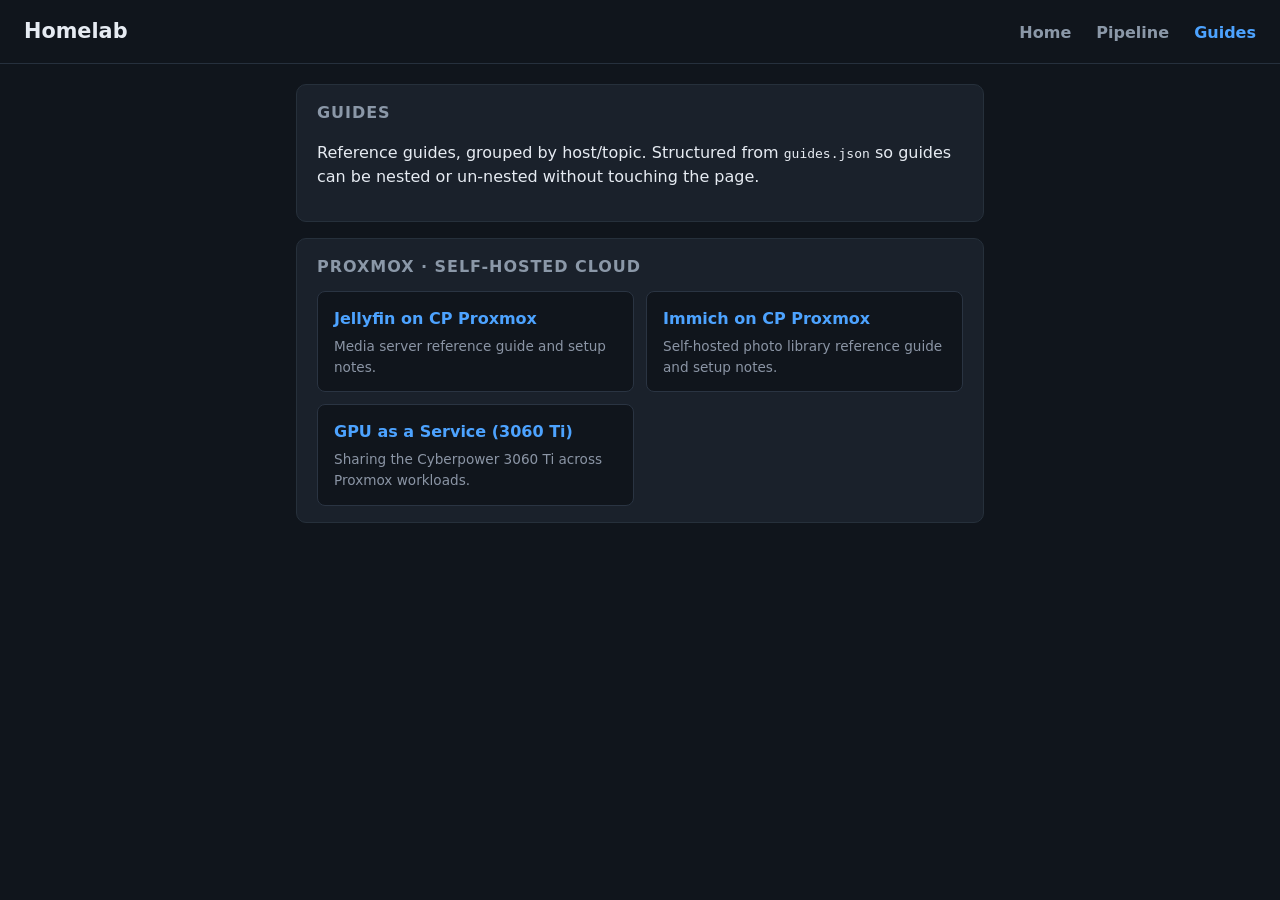
<file: guides.html>
<!DOCTYPE html>
<html lang="en">
<head>
<meta charset="utf-8">
<meta name="viewport" content="width=device-width, initial-scale=1">
<title>Guides · Homelab</title>
<link rel="stylesheet" href="style.css">
</head>
<body>
<header>
  <h1>Homelab</h1>
  <nav>
    <a href="/">Home</a>
    <a href="/pipeline/">Pipeline</a>
    <a href="/guides.html" class="active">Guides</a>
  </nav>
</header>

<main>
  <section class="card" id="guides-root">
    <h2>Guides</h2>
    <p class="detail">Reference guides, grouped by host/topic. Structured from
      <code>guides.json</code> so guides can be nested or un-nested without touching the page.</p>
    <div id="guides-loading" class="detail">Loading…</div>
  </section>
</main>

<script>
(async () => {
  const root = document.getElementById('guides-root');
  try {
    const res = await fetch('/guides.json', { cache: 'no-store' });
    if (!res.ok) throw new Error('guides.json HTTP ' + res.status);
    const data = await res.json();
    document.getElementById('guides-loading').remove();

    for (const group of data.groups) {
      const sec = document.createElement('section');
      sec.className = 'card guide-group';
      sec.dataset.group = group.id;
      const h = document.createElement('h2');
      h.textContent = group.title;
      sec.appendChild(h);
      const grid = document.createElement('div');
      grid.className = 'guide-grid';
      for (const g of group.guides) {
        const a = document.createElement('a');
        a.className = 'guide-card';
        a.href = '/guides/' + g.path;
        const t = document.createElement('span');
        t.className = 'guide-card-title';
        t.textContent = g.title;
        const s = document.createElement('span');
        s.className = 'guide-card-summary';
        s.textContent = g.summary || '';
        a.appendChild(t);
        a.appendChild(s);
        grid.appendChild(a);
      }
      sec.appendChild(grid);
      root.insertAdjacentElement('afterend', sec);
    }
  } catch (e) {
    document.getElementById('guides-loading').textContent = 'Failed to load guides: ' + e.message;
  }
})();
</script>
</body>
</html>
</file>
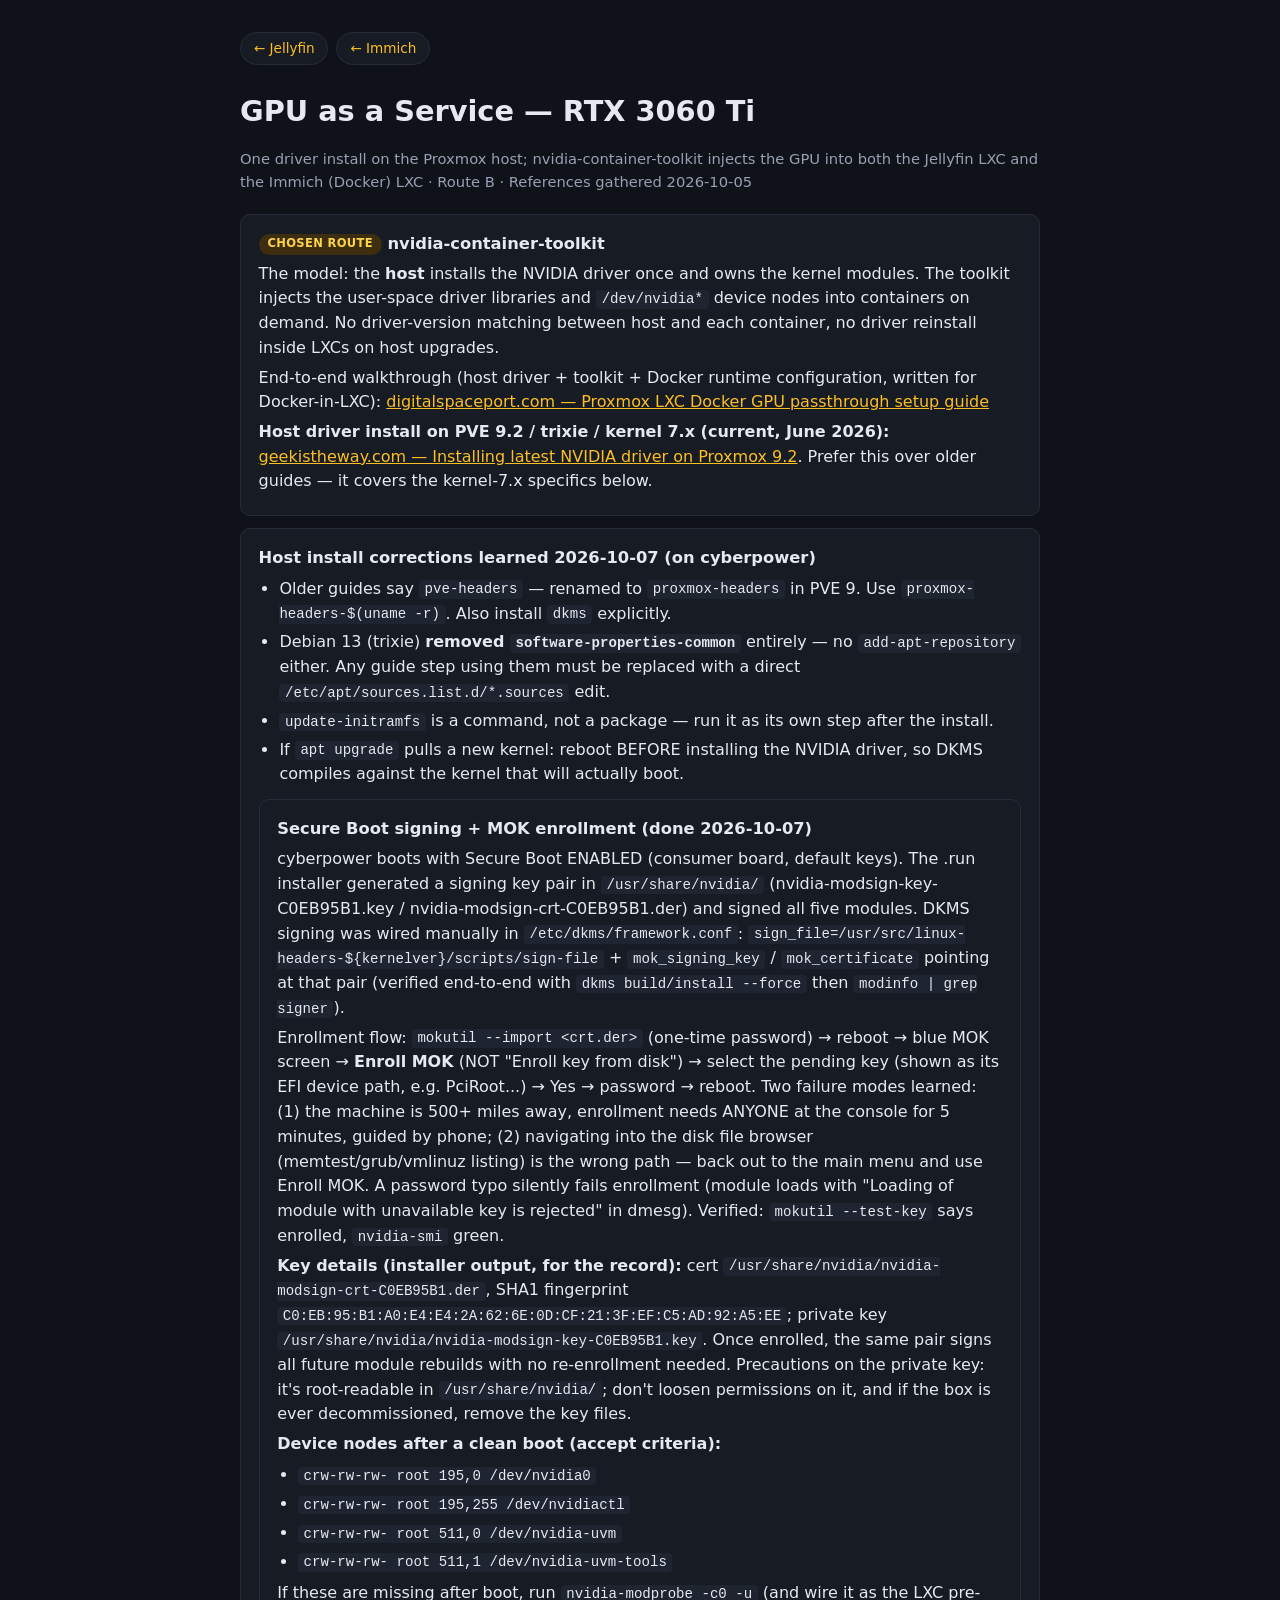
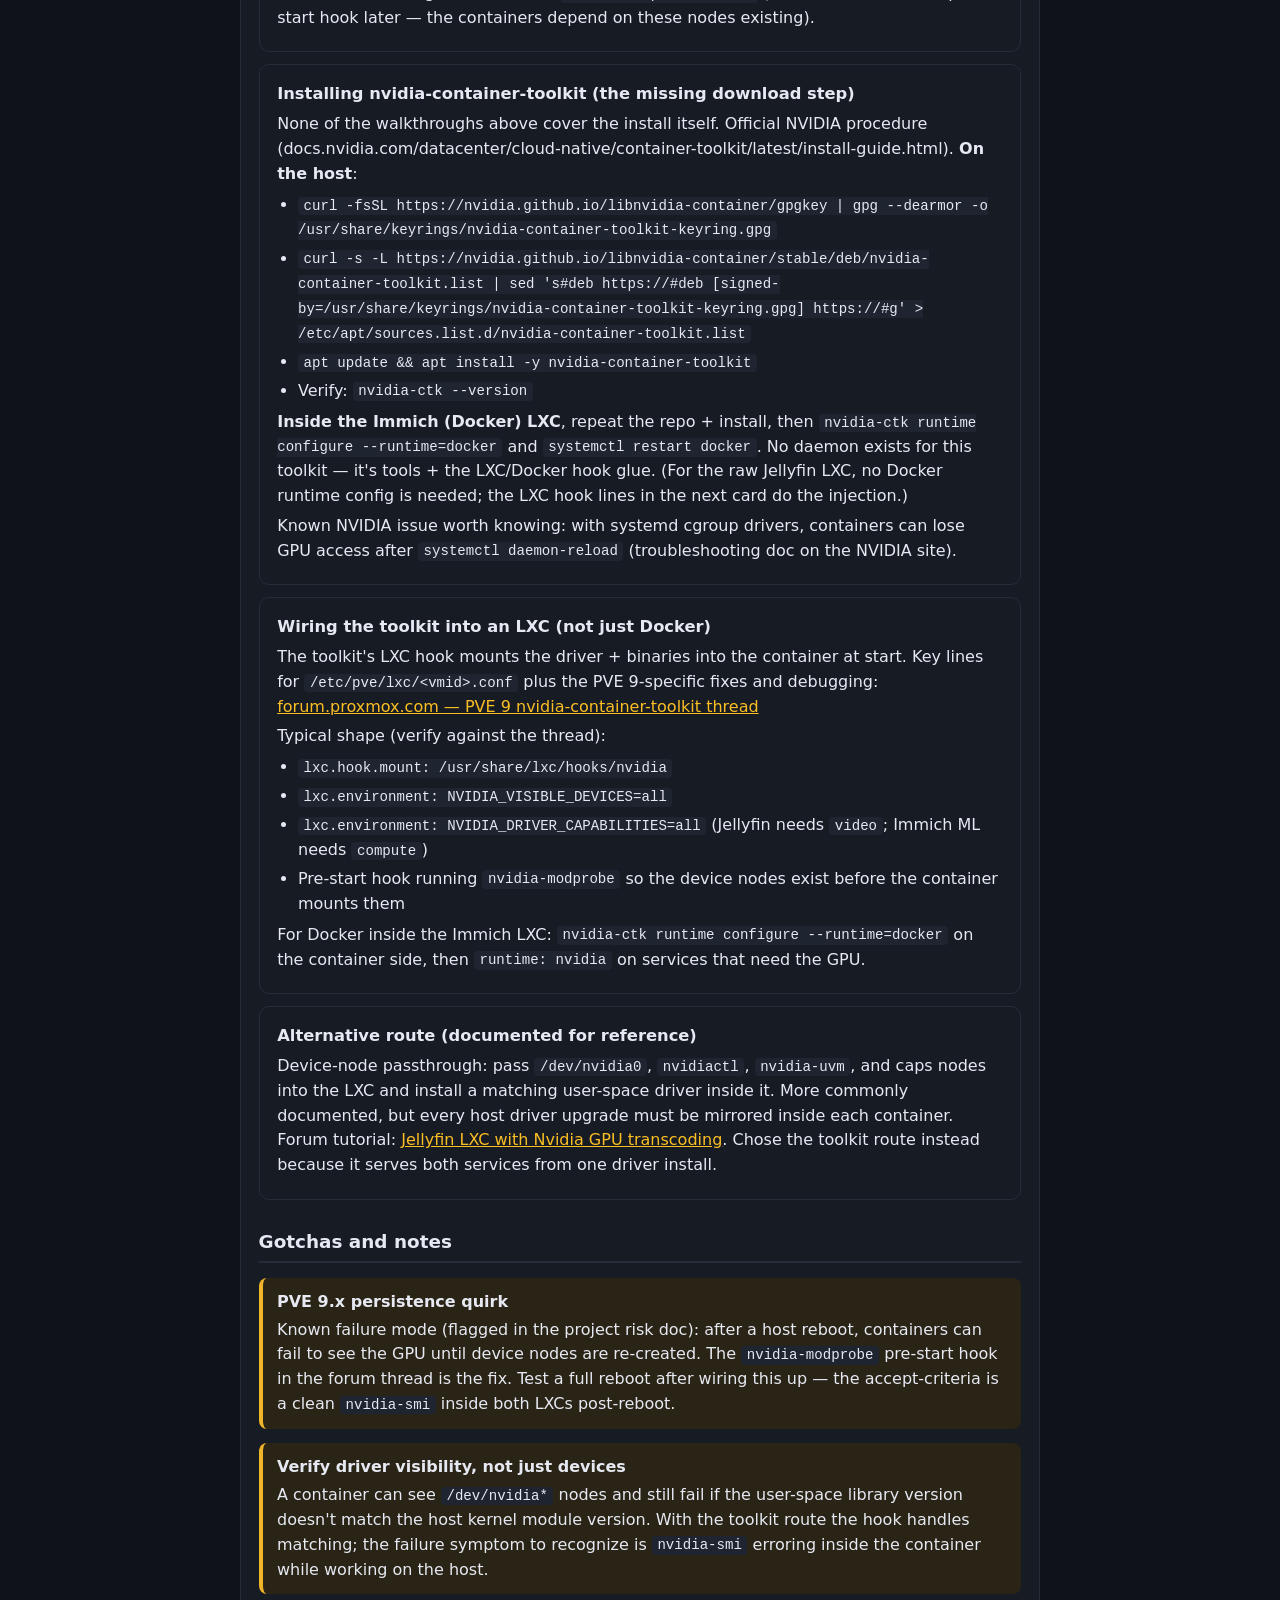
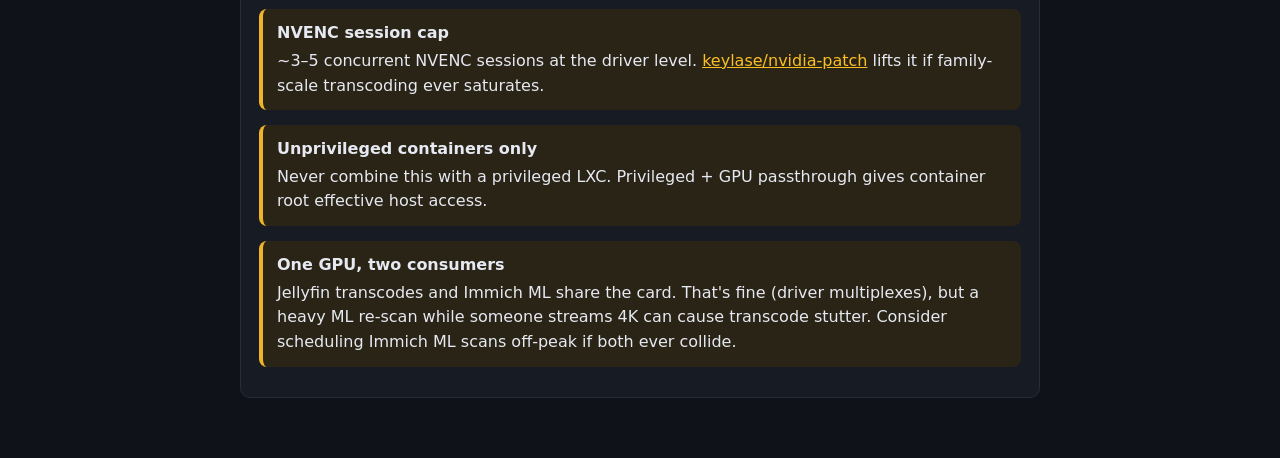
<file: guides/proxmox/self-hosted_cloud/gpu/guide.html>
<!DOCTYPE html>
<html lang="en">
<head>
<meta charset="utf-8">
<meta name="viewport" content="width=device-width, initial-scale=1">
<title>GPU as a Service (3060 Ti) — Guide References</title>
<style>
  :root{--ink:#e6e9f2;--sub:#98a0b3;--bg:#0f1218;--card:#171b24;--accent:#fbbf24;--warn-bg:#2a2416;--warn-bd:#f0b429}
  *{box-sizing:border-box}
  body{margin:0;font-family:system-ui,-apple-system,"Segoe UI",Roboto,sans-serif;background:var(--bg);color:var(--ink);line-height:1.55;font-size:16px}
  main{max-width:52rem;margin:0 auto;padding:1.25rem 1rem 3rem}
  h1{font-size:1.5rem;margin:.5rem 0 .25rem}
  h2{font-size:1.15rem;margin:1.75rem 0 .5rem;border-bottom:2px solid #262c3a;padding-bottom:.3rem}
  .sub{color:var(--sub);font-size:.92rem;margin-bottom:1.25rem}
  .card{background:var(--card);border:1px solid #262c3a;border-radius:10px;padding:1rem 1.1rem;margin:.75rem 0}
  .card h3{margin:0 0 .35rem;font-size:1.02rem}
  .card p{margin:.3rem 0}
  a{color:var(--accent)}
  .tag{display:inline-block;font-size:.72rem;font-weight:600;letter-spacing:.03em;text-transform:uppercase;background:#3d2e10;color:#fcd34d;border-radius:999px;padding:.1rem .55rem;vertical-align:middle}
  .warn{background:var(--warn-bg);border-left:4px solid var(--warn-bd);border-radius:8px;padding:.75rem .9rem;margin:.9rem 0}
  .warn strong{display:block;margin-bottom:.2rem}
  code{background:#1f2431;border-radius:4px;padding:.08rem .35rem;font-size:.88em}
  ul{margin:.4rem 0;padding-left:1.3rem}
  li{margin:.25rem 0}
  nav.top{display:flex;gap:.5rem;flex-wrap:wrap;margin:.75rem 0 1.5rem}
  nav.top a{text-decoration:none;font-size:.85rem;background:var(--card);border:1px solid #262c3a;border-radius:999px;padding:.3rem .8rem}
  @media(min-width:48rem){h1{font-size:1.8rem}}
</style>
</head>
<body>
<main>
<nav class="top"><a href="../jellyfin/guide.html">&#8592; Jellyfin</a><a href="../immich/guide.html">&#8592; Immich</a></nav>
<h1>GPU as a Service — RTX 3060 Ti</h1>
<p class="sub">One driver install on the Proxmox host; nvidia-container-toolkit injects the GPU into both the Jellyfin LXC and the Immich (Docker) LXC &middot; Route B &middot; References gathered 2026-10-05</p>

<div class="card">
  <h3><span class="tag">Chosen route</span> nvidia-container-toolkit</h3>
  <p>The model: the <strong>host</strong> installs the NVIDIA driver once and owns the kernel modules. The toolkit injects the user-space driver libraries and <code>/dev/nvidia*</code> device nodes into containers on demand. No driver-version matching between host and each container, no driver reinstall inside LXCs on host upgrades.</p>
  <p>End-to-end walkthrough (host driver + toolkit + Docker runtime configuration, written for Docker-in-LXC): <a href="https://digitalspaceport.com/proxmox-lxc-docker-gpu-passthrough-setup-guide">digitalspaceport.com — Proxmox LXC Docker GPU passthrough setup guide</a></p>
  <p><strong>Host driver install on PVE 9.2 / trixie / kernel 7.x (current, June 2026):</strong> <a href="https://geekistheway.com/2026/06/17/fixing-nvidia-driver-compilation-failures-on-proxmox-9-2-debian-trixie-linux-kernel-7-x">geekistheway.com — Installing latest NVIDIA driver on Proxmox 9.2</a>. Prefer this over older guides — it covers the kernel-7.x specifics below.</p>
</div>

<div class="card">
  <h3>Host install corrections learned 2026-10-07 (on cyberpower)</h3>
  <ul>
    <li>Older guides say <code>pve-headers</code> — renamed to <code>proxmox-headers</code> in PVE 9. Use <code>proxmox-headers-$(uname -r)</code>. Also install <code>dkms</code> explicitly.</li>
    <li>Debian 13 (trixie) <strong>removed <code>software-properties-common</code></strong> entirely — no <code>add-apt-repository</code> either. Any guide step using them must be replaced with a direct <code>/etc/apt/sources.list.d/*.sources</code> edit.</li>
    <li><code>update-initramfs</code> is a command, not a package — run it as its own step after the install.</li>
    <li>If <code>apt upgrade</code> pulls a new kernel: reboot BEFORE installing the NVIDIA driver, so DKMS compiles against the kernel that will actually boot.</li>
  </ul>

<div class="card">
  <h3>Secure Boot signing + MOK enrollment (done 2026-10-07)</h3>
  <p>cyberpower boots with Secure Boot ENABLED (consumer board, default keys). The .run installer generated a signing key pair in <code>/usr/share/nvidia/</code> (nvidia-modsign-key-C0EB95B1.key / nvidia-modsign-crt-C0EB95B1.der) and signed all five modules. DKMS signing was wired manually in <code>/etc/dkms/framework.conf</code>: <code>sign_file=/usr/src/linux-headers-${kernelver}/scripts/sign-file</code> + <code>mok_signing_key</code> / <code>mok_certificate</code> pointing at that pair (verified end-to-end with <code>dkms build/install --force</code> then <code>modinfo | grep signer</code>).</p>
  <p>Enrollment flow: <code>mokutil --import &lt;crt.der&gt;</code> (one-time password) &rarr; reboot &rarr; blue MOK screen &rarr; <strong>Enroll MOK</strong> (NOT "Enroll key from disk") &rarr; select the pending key (shown as its EFI device path, e.g. PciRoot...) &rarr; Yes &rarr; password &rarr; reboot. Two failure modes learned: (1) the machine is 500+ miles away, enrollment needs ANYONE at the console for 5 minutes, guided by phone; (2) navigating into the disk file browser (memtest/grub/vmlinuz listing) is the wrong path &mdash; back out to the main menu and use Enroll MOK. A password typo silently fails enrollment (module loads with "Loading of module with unavailable key is rejected" in dmesg). Verified: <code>mokutil --test-key</code> says enrolled, <code>nvidia-smi</code> green.</p>
  <p><strong>Key details (installer output, for the record):</strong> cert <code>/usr/share/nvidia/nvidia-modsign-crt-C0EB95B1.der</code>, SHA1 fingerprint <code>C0:EB:95:B1:A0:E4:E4:2A:62:6E:0D:CF:21:3F:EF:C5:AD:92:A5:EE</code>; private key <code>/usr/share/nvidia/nvidia-modsign-key-C0EB95B1.key</code>. Once enrolled, the same pair signs all future module rebuilds with no re-enrollment needed. Precautions on the private key: it's root-readable in <code>/usr/share/nvidia/</code>; don't loosen permissions on it, and if the box is ever decommissioned, remove the key files.</p>
  <p><strong>Device nodes after a clean boot (accept criteria):</strong></p>
  <ul>
    <li><code>crw-rw-rw- root 195,0   /dev/nvidia0</code></li>
    <li><code>crw-rw-rw- root 195,255 /dev/nvidiactl</code></li>
    <li><code>crw-rw-rw- root 511,0   /dev/nvidia-uvm</code></li>
    <li><code>crw-rw-rw- root 511,1   /dev/nvidia-uvm-tools</code></li>
  </ul>
  <p>If these are missing after boot, run <code>nvidia-modprobe -c0 -u</code> (and wire it as the LXC pre-start hook later &mdash; the containers depend on these nodes existing).</p>
</div>

<div class="card">
  <h3>Installing nvidia-container-toolkit (the missing download step)</h3>
  <p>None of the walkthroughs above cover the install itself. Official NVIDIA procedure (docs.nvidia.com/datacenter/cloud-native/container-toolkit/latest/install-guide.html). <strong>On the host</strong>:</p>
  <ul>
    <li><code>curl -fsSL https://nvidia.github.io/libnvidia-container/gpgkey | gpg --dearmor -o /usr/share/keyrings/nvidia-container-toolkit-keyring.gpg</code></li>
    <li><code>curl -s -L https://nvidia.github.io/libnvidia-container/stable/deb/nvidia-container-toolkit.list | sed 's#deb https://#deb [signed-by=/usr/share/keyrings/nvidia-container-toolkit-keyring.gpg] https://#g' &gt; /etc/apt/sources.list.d/nvidia-container-toolkit.list</code></li>
    <li><code>apt update &amp;&amp; apt install -y nvidia-container-toolkit</code></li>
    <li>Verify: <code>nvidia-ctk --version</code></li>
  </ul>
  <p><strong>Inside the Immich (Docker) LXC</strong>, repeat the repo + install, then <code>nvidia-ctk runtime configure --runtime=docker</code> and <code>systemctl restart docker</code>. No daemon exists for this toolkit &mdash; it's tools + the LXC/Docker hook glue. (For the raw Jellyfin LXC, no Docker runtime config is needed; the LXC hook lines in the next card do the injection.)</p>
  <p>Known NVIDIA issue worth knowing: with systemd cgroup drivers, containers can lose GPU access after <code>systemctl daemon-reload</code> (troubleshooting doc on the NVIDIA site).</p>
</div>

<div class="card">
  <h3>Wiring the toolkit into an LXC (not just Docker)</h3>
  <p>The toolkit's LXC hook mounts the driver + binaries into the container at start. Key lines for <code>/etc/pve/lxc/&lt;vmid&gt;.conf</code> plus the PVE 9-specific fixes and debugging: <a href="https://forum.proxmox.com/threads/pve-9-nvidia-container-toolkit-broken.169364">forum.proxmox.com — PVE 9 nvidia-container-toolkit thread</a></p>
  <p>Typical shape (verify against the thread):</p>
  <ul>
    <li><code>lxc.hook.mount: /usr/share/lxc/hooks/nvidia</code></li>
    <li><code>lxc.environment: NVIDIA_VISIBLE_DEVICES=all</code></li>
    <li><code>lxc.environment: NVIDIA_DRIVER_CAPABILITIES=all</code> (Jellyfin needs <code>video</code>; Immich ML needs <code>compute</code>)</li>
    <li>Pre-start hook running <code>nvidia-modprobe</code> so the device nodes exist before the container mounts them</li>
  </ul>
  <p>For Docker inside the Immich LXC: <code>nvidia-ctk runtime configure --runtime=docker</code> on the container side, then <code>runtime: nvidia</code> on services that need the GPU.</p>
</div>

<div class="card">
  <h3>Alternative route (documented for reference)</h3>
  <p>Device-node passthrough: pass <code>/dev/nvidia0</code>, <code>nvidiactl</code>, <code>nvidia-uvm</code>, and caps nodes into the LXC and install a matching user-space driver inside it. More commonly documented, but every host driver upgrade must be mirrored inside each container. Forum tutorial: <a href="https://forum.proxmox.com/threads/jellyfin-lxc-with-nvidia-gpu-transcoding-and-network-storage.138873">Jellyfin LXC with Nvidia GPU transcoding</a>. Chose the toolkit route instead because it serves both services from one driver install.</p>
</div>

<h2>Gotchas and notes</h2>
<div class="warn"><strong>PVE 9.x persistence quirk</strong> Known failure mode (flagged in the project risk doc): after a host reboot, containers can fail to see the GPU until device nodes are re-created. The <code>nvidia-modprobe</code> pre-start hook in the forum thread is the fix. Test a full reboot after wiring this up — the accept-criteria is a clean <code>nvidia-smi</code> inside both LXCs post-reboot.</div>
<div class="warn"><strong>Verify driver visibility, not just devices</strong> A container can see <code>/dev/nvidia*</code> nodes and still fail if the user-space library version doesn't match the host kernel module version. With the toolkit route the hook handles matching; the failure symptom to recognize is <code>nvidia-smi</code> erroring inside the container while working on the host.</div>
<div class="warn"><strong>NVENC session cap</strong> ~3&ndash;5 concurrent NVENC sessions at the driver level. <a href="https://github.com/keylase/nvidia-patch">keylase/nvidia-patch</a> lifts it if family-scale transcoding ever saturates.</div>
<div class="warn"><strong>Unprivileged containers only</strong> Never combine this with a privileged LXC. Privileged + GPU passthrough gives container root effective host access.</div>
<div class="warn"><strong>One GPU, two consumers</strong> Jellyfin transcodes and Immich ML share the card. That's fine (driver multiplexes), but a heavy ML re-scan while someone streams 4K can cause transcode stutter. Consider scheduling Immich ML scans off-peak if both ever collide.</div>
</main>
</body>
</html>
</file>
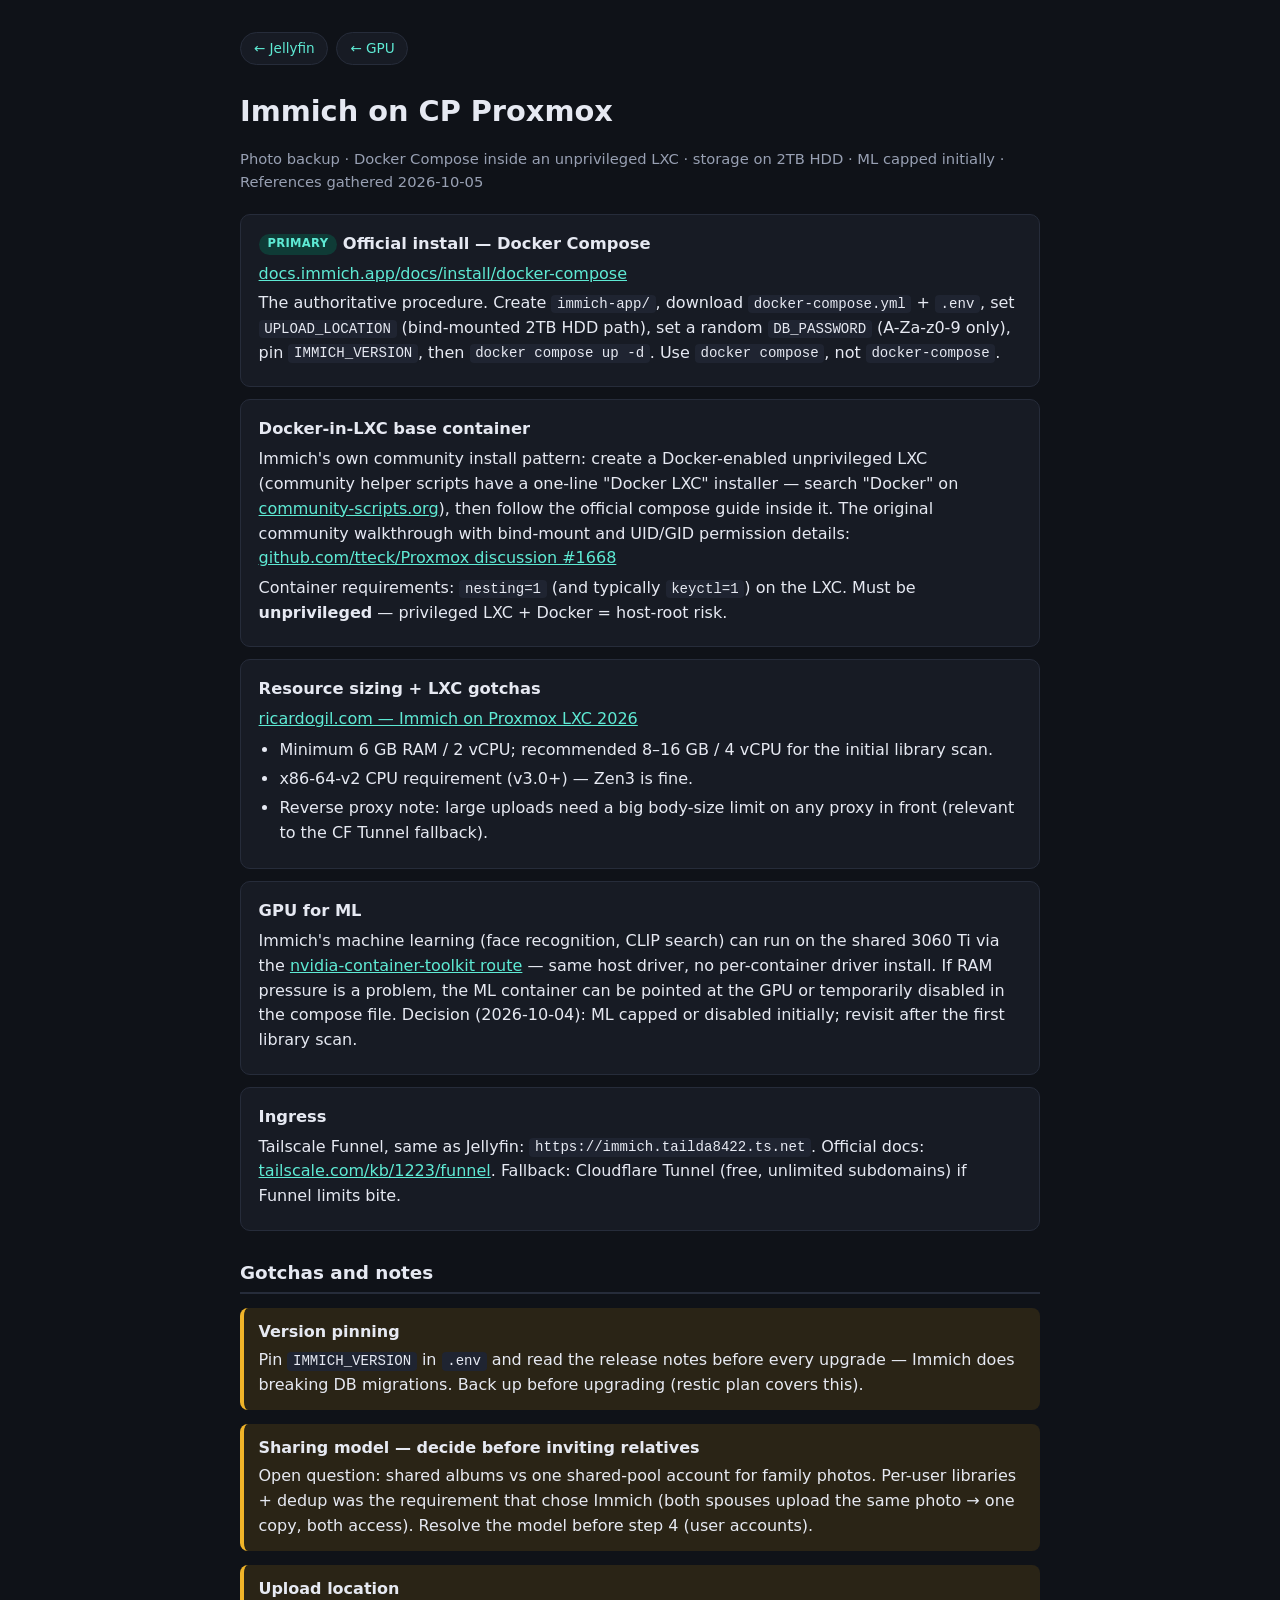
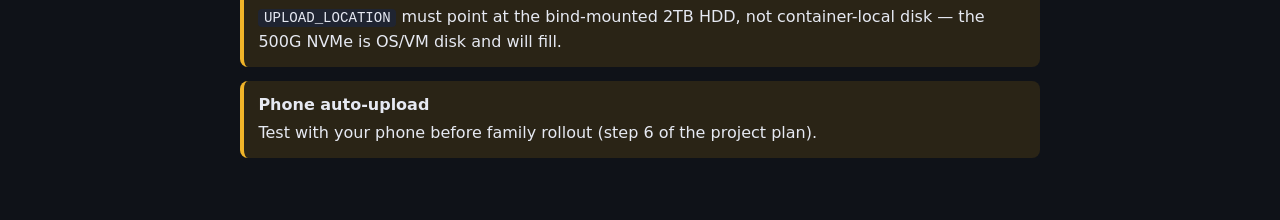
<file: guides/proxmox/self-hosted_cloud/immich/guide.html>
<!DOCTYPE html>
<html lang="en">
<head>
<meta charset="utf-8">
<meta name="viewport" content="width=device-width, initial-scale=1">
<title>Immich on CP Proxmox — Guide References</title>
<style>
  :root{--ink:#e6e9f2;--sub:#98a0b3;--bg:#0f1218;--card:#171b24;--accent:#5eead4;--warn-bg:#2a2416;--warn-bd:#f0b429}
  *{box-sizing:border-box}
  body{margin:0;font-family:system-ui,-apple-system,"Segoe UI",Roboto,sans-serif;background:var(--bg);color:var(--ink);line-height:1.55;font-size:16px}
  main{max-width:52rem;margin:0 auto;padding:1.25rem 1rem 3rem}
  h1{font-size:1.5rem;margin:.5rem 0 .25rem}
  h2{font-size:1.15rem;margin:1.75rem 0 .5rem;border-bottom:2px solid #262c3a;padding-bottom:.3rem}
  .sub{color:var(--sub);font-size:.92rem;margin-bottom:1.25rem}
  .card{background:var(--card);border:1px solid #262c3a;border-radius:10px;padding:1rem 1.1rem;margin:.75rem 0}
  .card h3{margin:0 0 .35rem;font-size:1.02rem}
  .card p{margin:.3rem 0}
  a{color:var(--accent)}
  .tag{display:inline-block;font-size:.72rem;font-weight:600;letter-spacing:.03em;text-transform:uppercase;background:#0f3b36;color:#5eead4;border-radius:999px;padding:.1rem .55rem;vertical-align:middle}
  .warn{background:var(--warn-bg);border-left:4px solid var(--warn-bd);border-radius:8px;padding:.75rem .9rem;margin:.9rem 0}
  .warn strong{display:block;margin-bottom:.2rem}
  code{background:#1f2431;border-radius:4px;padding:.08rem .35rem;font-size:.88em}
  ul{margin:.4rem 0;padding-left:1.3rem}
  li{margin:.25rem 0}
  nav.top{display:flex;gap:.5rem;flex-wrap:wrap;margin:.75rem 0 1.5rem}
  nav.top a{text-decoration:none;font-size:.85rem;background:var(--card);border:1px solid #262c3a;border-radius:999px;padding:.3rem .8rem}
  @media(min-width:48rem){h1{font-size:1.8rem}}
</style>
</head>
<body>
<main>
<nav class="top"><a href="../jellyfin/guide.html">&#8592; Jellyfin</a><a href="../gpu/guide.html">&#8592; GPU</a></nav>
<h1>Immich on CP Proxmox</h1>
<p class="sub">Photo backup &middot; Docker Compose inside an unprivileged LXC &middot; storage on 2TB HDD &middot; ML capped initially &middot; References gathered 2026-10-05</p>

<div class="card">
  <h3><span class="tag">Primary</span> Official install — Docker Compose</h3>
  <p><a href="https://immich.app/docs/install/docker-compose">docs.immich.app/docs/install/docker-compose</a></p>
  <p>The authoritative procedure. Create <code>immich-app/</code>, download <code>docker-compose.yml</code> + <code>.env</code>, set <code>UPLOAD_LOCATION</code> (bind-mounted 2TB HDD path), set a random <code>DB_PASSWORD</code> (A-Za-z0-9 only), pin <code>IMMICH_VERSION</code>, then <code>docker compose up -d</code>. Use <code>docker compose</code>, not <code>docker-compose</code>.</p>
</div>

<div class="card">
  <h3>Docker-in-LXC base container</h3>
  <p>Immich's own community install pattern: create a Docker-enabled unprivileged LXC (community helper scripts have a one-line "Docker LXC" installer — search "Docker" on <a href="https://community-scripts.org">community-scripts.org</a>), then follow the official compose guide inside it. The original community walkthrough with bind-mount and UID/GID permission details: <a href="https://github.com/tteck/Proxmox/discussions/1668">github.com/tteck/Proxmox discussion #1668</a></p>
  <p>Container requirements: <code>nesting=1</code> (and typically <code>keyctl=1</code>) on the LXC. Must be <strong>unprivileged</strong> — privileged LXC + Docker = host-root risk.</p>
</div>

<div class="card">
  <h3>Resource sizing + LXC gotchas</h3>
  <p><a href="https://ricardogil.com/blog/immich-proxmox-lxc-2026">ricardogil.com — Immich on Proxmox LXC 2026</a></p>
  <ul>
    <li>Minimum 6 GB RAM / 2 vCPU; recommended 8&ndash;16 GB / 4 vCPU for the initial library scan.</li>
    <li>x86-64-v2 CPU requirement (v3.0+) — Zen3 is fine.</li>
    <li>Reverse proxy note: large uploads need a big body-size limit on any proxy in front (relevant to the CF Tunnel fallback).</li>
  </ul>
</div>

<div class="card">
  <h3>GPU for ML</h3>
  <p>Immich's machine learning (face recognition, CLIP search) can run on the shared 3060 Ti via the <a href="../gpu/guide.html">nvidia-container-toolkit route</a> — same host driver, no per-container driver install. If RAM pressure is a problem, the ML container can be pointed at the GPU or temporarily disabled in the compose file. Decision (2026-10-04): ML capped or disabled initially; revisit after the first library scan.</p>
</div>

<div class="card">
  <h3>Ingress</h3>
  <p>Tailscale Funnel, same as Jellyfin: <code>https://immich.tailda8422.ts.net</code>. Official docs: <a href="https://tailscale.com/kb/1223/funnel">tailscale.com/kb/1223/funnel</a>. Fallback: Cloudflare Tunnel (free, unlimited subdomains) if Funnel limits bite.</p>
</div>

<h2>Gotchas and notes</h2>
<div class="warn"><strong>Version pinning</strong> Pin <code>IMMICH_VERSION</code> in <code>.env</code> and read the release notes before every upgrade — Immich does breaking DB migrations. Back up before upgrading (restic plan covers this).</div>
<div class="warn"><strong>Sharing model — decide before inviting relatives</strong> Open question: shared albums vs one shared-pool account for family photos. Per-user libraries + dedup was the requirement that chose Immich (both spouses upload the same photo &rarr; one copy, both access). Resolve the model before step 4 (user accounts).</div>
<div class="warn"><strong>Upload location</strong> <code>UPLOAD_LOCATION</code> must point at the bind-mounted 2TB HDD, not container-local disk — the 500G NVMe is OS/VM disk and will fill.</div>
<div class="warn"><strong>Phone auto-upload</strong> Test with your phone before family rollout (step 6 of the project plan).</div>
</main>
</body>
</html>
</file>
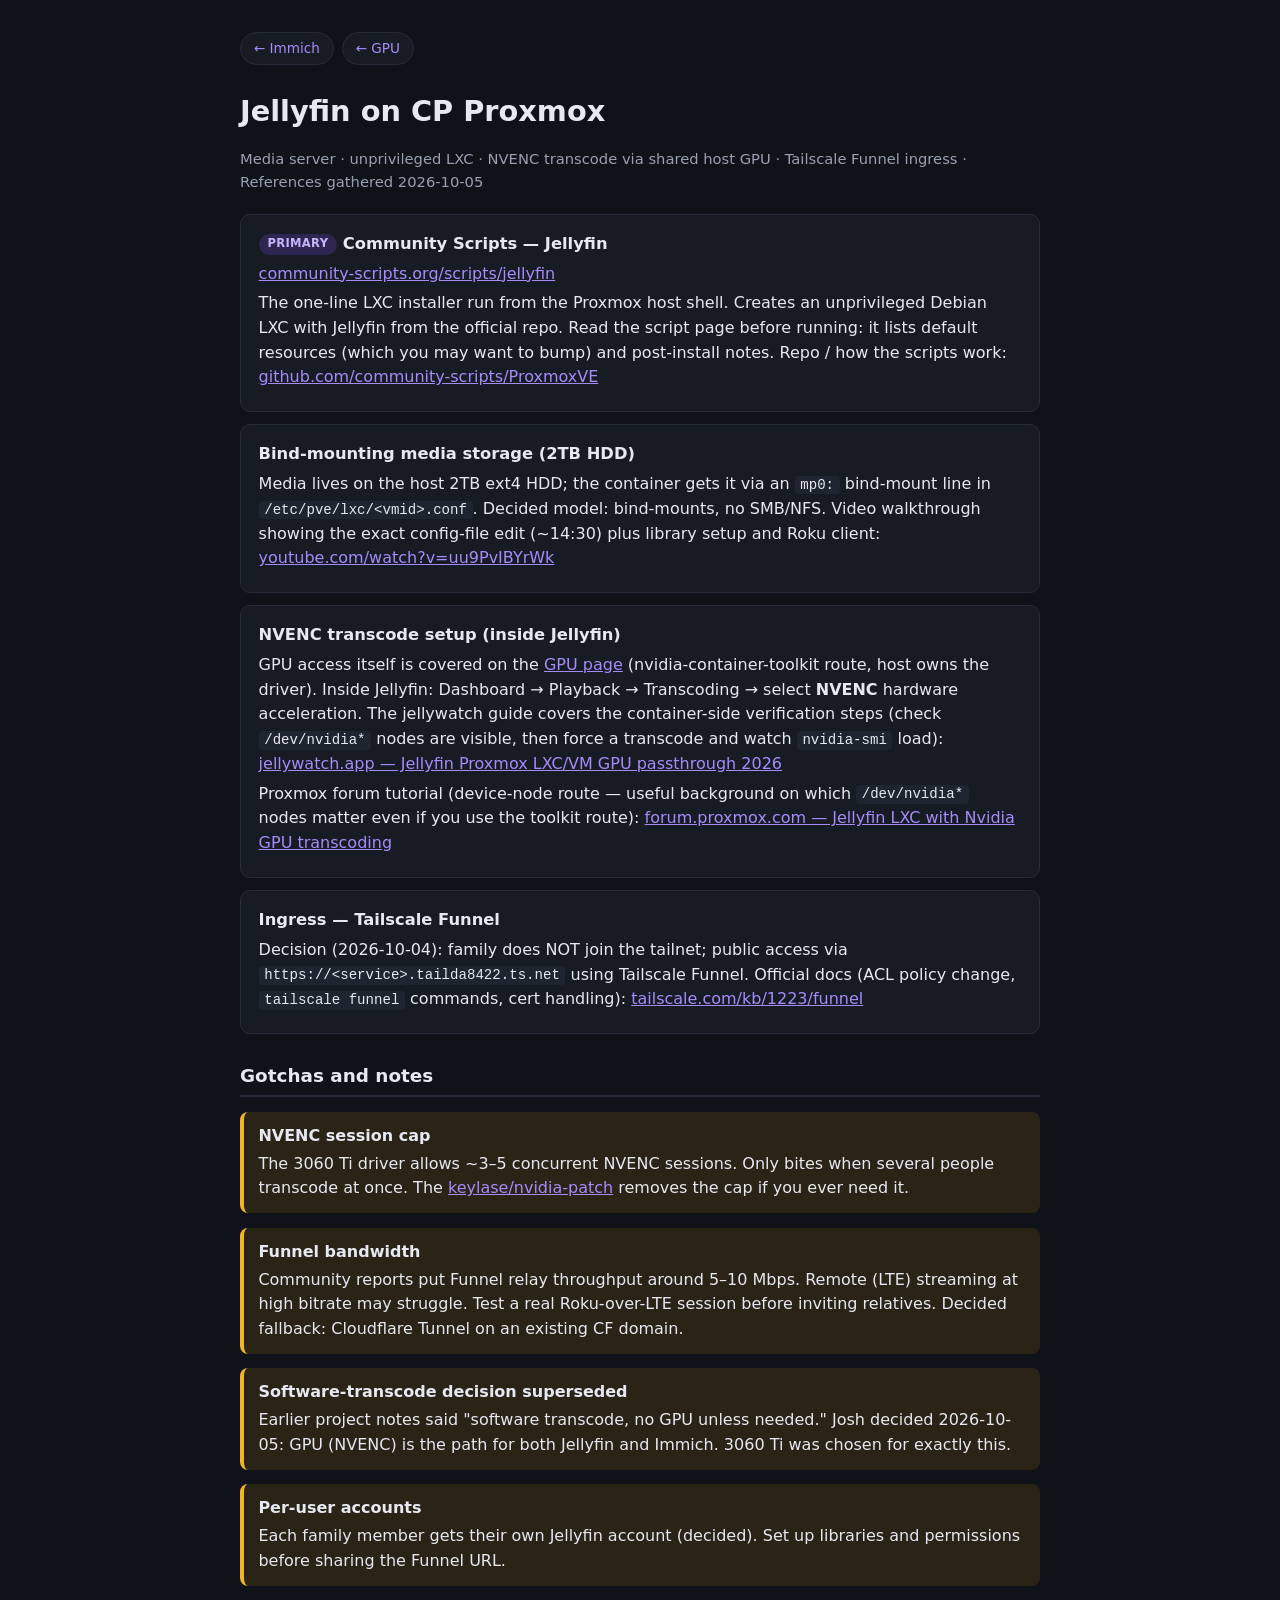
<file: guides/proxmox/self-hosted_cloud/jellyfin/guide.html>
<!DOCTYPE html>
<html lang="en">
<head>
<meta charset="utf-8">
<meta name="viewport" content="width=device-width, initial-scale=1">
<title>Jellyfin on CP Proxmox — Guide References</title>
<style>
  :root{--ink:#e6e9f2;--sub:#98a0b3;--bg:#0f1218;--card:#171b24;--accent:#a78bfa;--warn-bg:#2a2416;--warn-bd:#f0b429}
  *{box-sizing:border-box}
  body{margin:0;font-family:system-ui,-apple-system,"Segoe UI",Roboto,sans-serif;background:var(--bg);color:var(--ink);line-height:1.55;font-size:16px}
  main{max-width:52rem;margin:0 auto;padding:1.25rem 1rem 3rem}
  h1{font-size:1.5rem;margin:.5rem 0 .25rem}
  h2{font-size:1.15rem;margin:1.75rem 0 .5rem;border-bottom:2px solid #262c3a;padding-bottom:.3rem}
  .sub{color:var(--sub);font-size:.92rem;margin-bottom:1.25rem}
  .card{background:var(--card);border:1px solid #262c3a;border-radius:10px;padding:1rem 1.1rem;margin:.75rem 0}
  .card h3{margin:0 0 .35rem;font-size:1.02rem}
  .card p{margin:.3rem 0}
  a{color:var(--accent)}
  .tag{display:inline-block;font-size:.72rem;font-weight:600;letter-spacing:.03em;text-transform:uppercase;background:#2e2650;color:#c4b5fd;border-radius:999px;padding:.1rem .55rem;vertical-align:middle}
  .warn{background:var(--warn-bg);border-left:4px solid var(--warn-bd);border-radius:8px;padding:.75rem .9rem;margin:.9rem 0}
  .warn strong{display:block;margin-bottom:.2rem}
  code{background:#1f2431;border-radius:4px;padding:.08rem .35rem;font-size:.88em}
  ul{margin:.4rem 0;padding-left:1.3rem}
  li{margin:.25rem 0}
  nav.top{display:flex;gap:.5rem;flex-wrap:wrap;margin:.75rem 0 1.5rem}
  nav.top a{text-decoration:none;font-size:.85rem;background:var(--card);border:1px solid #262c3a;border-radius:999px;padding:.3rem .8rem}
  @media(min-width:48rem){h1{font-size:1.8rem}}
</style>
</head>
<body>
<main>
<nav class="top"><a href="../immich/guide.html">&#8592; Immich</a><a href="../gpu/guide.html">&#8592; GPU</a></nav>
<h1>Jellyfin on CP Proxmox</h1>
<p class="sub">Media server &middot; unprivileged LXC &middot; NVENC transcode via shared host GPU &middot; Tailscale Funnel ingress &middot; References gathered 2026-10-05</p>

<div class="card">
  <h3><span class="tag">Primary</span> Community Scripts — Jellyfin</h3>
  <p><a href="https://community-scripts.org/scripts/jellyfin">community-scripts.org/scripts/jellyfin</a></p>
  <p>The one-line LXC installer run from the Proxmox host shell. Creates an unprivileged Debian LXC with Jellyfin from the official repo. Read the script page before running: it lists default resources (which you may want to bump) and post-install notes. Repo / how the scripts work: <a href="https://github.com/community-scripts/ProxmoxVE">github.com/community-scripts/ProxmoxVE</a></p>
</div>

<div class="card">
  <h3>Bind-mounting media storage (2TB HDD)</h3>
  <p>Media lives on the host 2TB ext4 HDD; the container gets it via an <code>mp0:</code> bind-mount line in <code>/etc/pve/lxc/&lt;vmid&gt;.conf</code>. Decided model: bind-mounts, no SMB/NFS. Video walkthrough showing the exact config-file edit (~14:30) plus library setup and Roku client: <a href="https://www.youtube.com/watch?v=uu9PvIBYrWk">youtube.com/watch?v=uu9PvIBYrWk</a></p>
</div>

<div class="card">
  <h3>NVENC transcode setup (inside Jellyfin)</h3>
  <p>GPU access itself is covered on the <a href="../gpu/guide.html">GPU page</a> (nvidia-container-toolkit route, host owns the driver). Inside Jellyfin: Dashboard &rarr; Playback &rarr; Transcoding &rarr; select <strong>NVENC</strong> hardware acceleration. The jellywatch guide covers the container-side verification steps (check <code>/dev/nvidia*</code> nodes are visible, then force a transcode and watch <code>nvidia-smi</code> load): <a href="https://jellywatch.app/blog/jellyfin-proxmox-lxc-vm-setup-gpu-passthrough-2026">jellywatch.app — Jellyfin Proxmox LXC/VM GPU passthrough 2026</a></p>
  <p>Proxmox forum tutorial (device-node route — useful background on which <code>/dev/nvidia*</code> nodes matter even if you use the toolkit route): <a href="https://forum.proxmox.com/threads/jellyfin-lxc-with-nvidia-gpu-transcoding-and-network-storage.138873">forum.proxmox.com — Jellyfin LXC with Nvidia GPU transcoding</a></p>
</div>

<div class="card">
  <h3>Ingress — Tailscale Funnel</h3>
  <p>Decision (2026-10-04): family does NOT join the tailnet; public access via <code>https://&lt;service&gt;.tailda8422.ts.net</code> using Tailscale Funnel. Official docs (ACL policy change, <code>tailscale funnel</code> commands, cert handling): <a href="https://tailscale.com/kb/1223/funnel">tailscale.com/kb/1223/funnel</a></p>
</div>

<h2>Gotchas and notes</h2>
<div class="warn"><strong>NVENC session cap</strong> The 3060 Ti driver allows ~3&ndash;5 concurrent NVENC sessions. Only bites when several people transcode at once. The <a href="https://github.com/keylase/nvidia-patch">keylase/nvidia-patch</a> removes the cap if you ever need it.</div>
<div class="warn"><strong>Funnel bandwidth</strong> Community reports put Funnel relay throughput around 5&ndash;10 Mbps. Remote (LTE) streaming at high bitrate may struggle. Test a real Roku-over-LTE session before inviting relatives. Decided fallback: Cloudflare Tunnel on an existing CF domain.</div>
<div class="warn"><strong>Software-transcode decision superseded</strong> Earlier project notes said "software transcode, no GPU unless needed." Josh decided 2026-10-05: GPU (NVENC) is the path for both Jellyfin and Immich. 3060 Ti was chosen for exactly this.</div>
<div class="warn"><strong>Per-user accounts</strong> Each family member gets their own Jellyfin account (decided). Set up libraries and permissions before sharing the Funnel URL.</div>
</main>
</body>
</html>
</file>
<file: style.css>
:root {
  --bg: #10151c;
  --card: #1a212b;
  --text: #e6ebf2;
  --muted: #8b98a8;
  --accent: #4da3ff;
  --ok: #3ecf6e;
  --warn: #f0b429;
  --bad: #e5534b;
  --grey: #55606e;
}
* { box-sizing: border-box; }
body {
  margin: 0;
  background: var(--bg);
  color: var(--text);
  font-family: system-ui, -apple-system, "Segoe UI", sans-serif;
  line-height: 1.5;
}
header {
  display: flex;
  align-items: baseline;
  justify-content: space-between;
  padding: 1rem 1.5rem;
  border-bottom: 1px solid #26303d;
}
header h1 { margin: 0; font-size: 1.3rem; }
nav a {
  color: var(--muted);
  text-decoration: none;
  margin-left: 1.25rem;
  font-weight: 600;
}
nav a.active, nav a:hover { color: var(--accent); }
main {
  max-width: 720px;
  margin: 1.25rem auto;
  padding: 0 1rem;
  display: grid;
  gap: 1rem;
}
.card {
  background: var(--card);
  border: 1px solid #26303b;
  border-radius: 10px;
  padding: 1rem 1.25rem;
}
.card h2 {
  margin: 0 0 0.75rem;
  font-size: 1rem;
  text-transform: uppercase;
  letter-spacing: 0.06em;
  color: var(--muted);
}
.card.muted { opacity: 0.55; }
.grid {
  display: grid;
  grid-template-columns: repeat(auto-fit, minmax(180px, 1fr));
  gap: 0.75rem;
}
.stat .label { display: block; color: var(--muted); font-size: 0.8rem; }
.stat .value { font-size: 1.15rem; font-weight: 600; }
.stat .value.small { font-size: 0.9rem; word-break: break-all; }
.services { list-style: none; margin: 0; padding: 0; }
.services li { display: flex; align-items: center; gap: 0.6rem; padding: 0.3rem 0; }
.services .detail { color: var(--muted); font-size: 0.85rem; }
.dot {
  width: 10px; height: 10px; border-radius: 50%;
  background: var(--grey); flex: none;
}
.dot.ok { background: var(--ok); }
.dot.bad { background: var(--bad); }
.dot.grey { background: var(--grey); }
.links { list-style: none; margin: 0; padding: 0; }
.links a { color: var(--accent); text-decoration: none; }
.links a:hover { text-decoration: underline; }

/* Guides page */
.guide-group p.detail { margin-bottom: 1rem; }
.guide-grid {
  display: grid;
  grid-template-columns: repeat(auto-fill, minmax(15rem, 1fr));
  gap: .75rem;
}
.guide-card {
  display: flex;
  flex-direction: column;
  gap: .35rem;
  padding: .9rem 1rem;
  background: var(--bg, #141a22);
  border: 1px solid #2a3442;
  border-radius: 8px;
  text-decoration: none;
  color: inherit;
  transition: border-color .15s, transform .15s;
}
.guide-card:hover { border-color: var(--accent); transform: translateY(-2px); }
.guide-card-title { color: var(--accent); font-weight: 600; }
.guide-card-summary { font-size: .85rem; color: var(--sub, #8b95a5); }
footer {
  text-align: center;
  color: var(--muted);
  font-size: 0.8rem;
  padding: 1rem 0 2rem;
}
</file>
